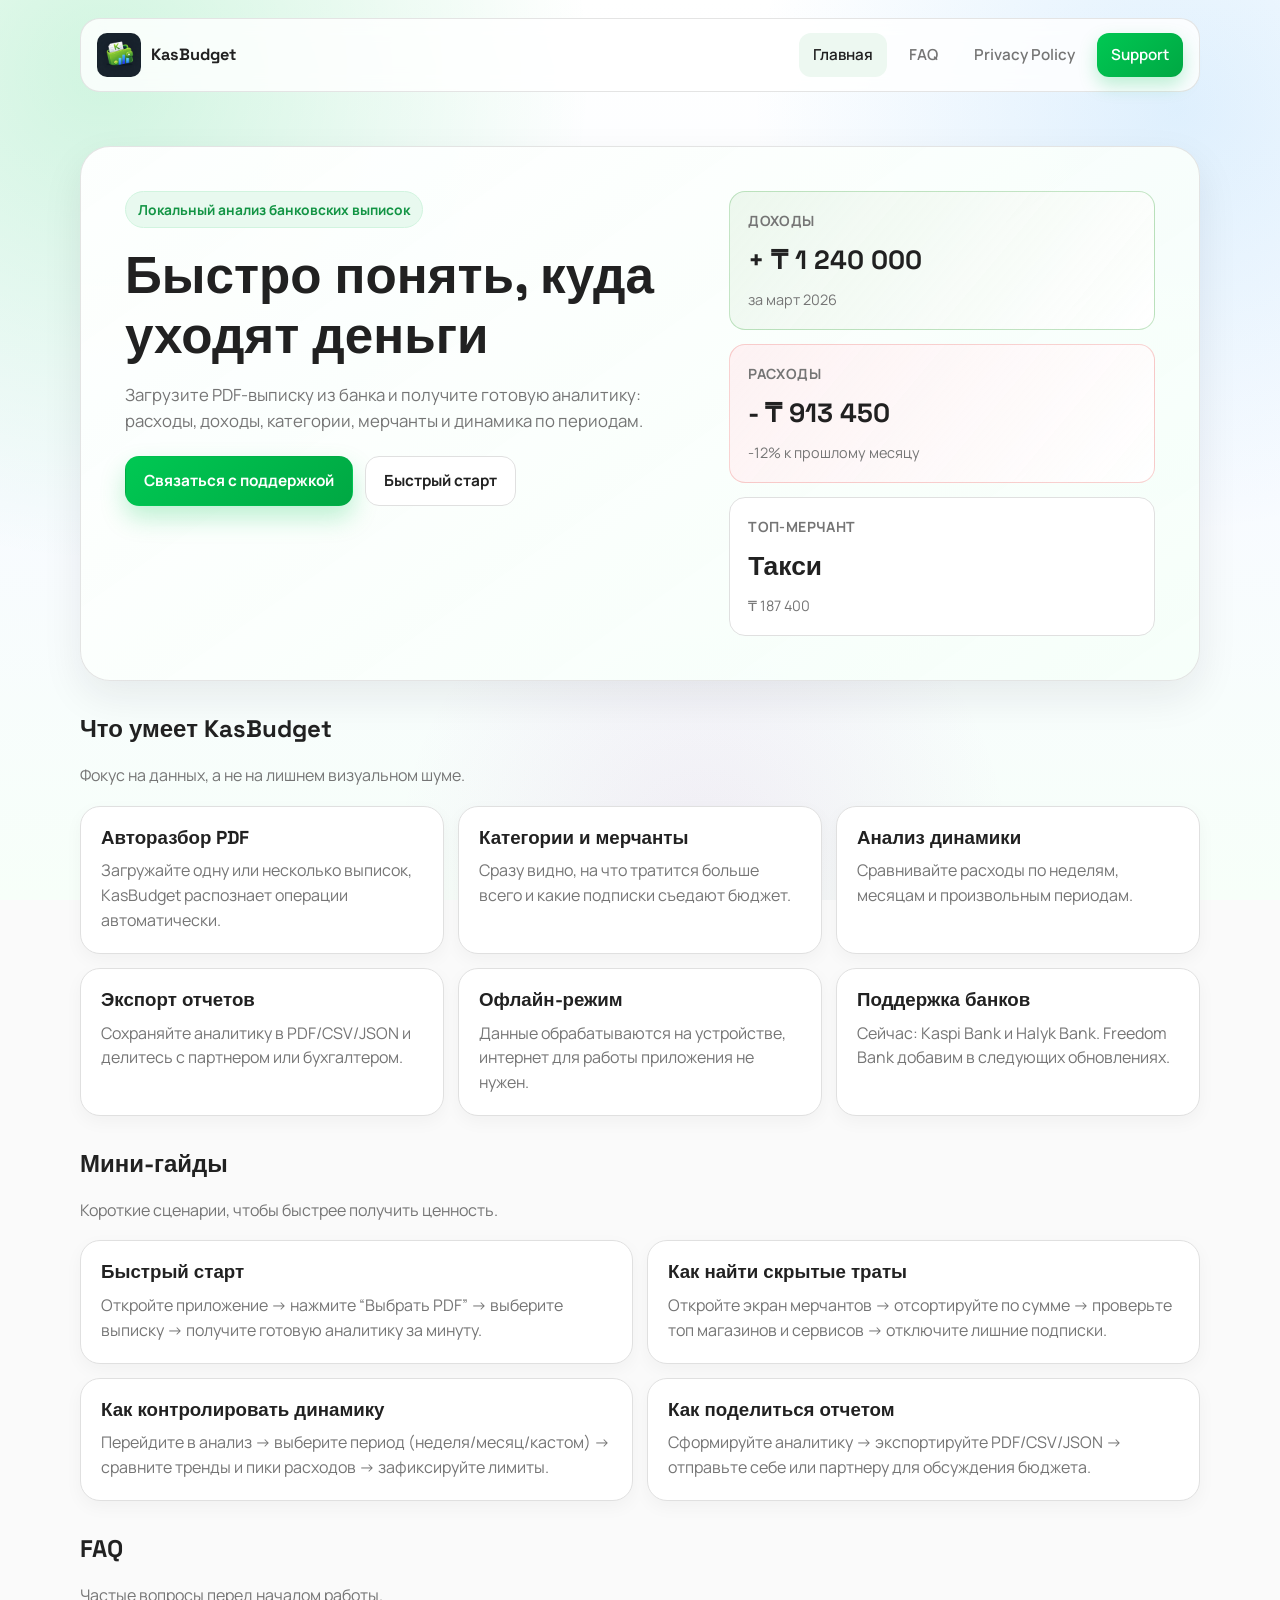
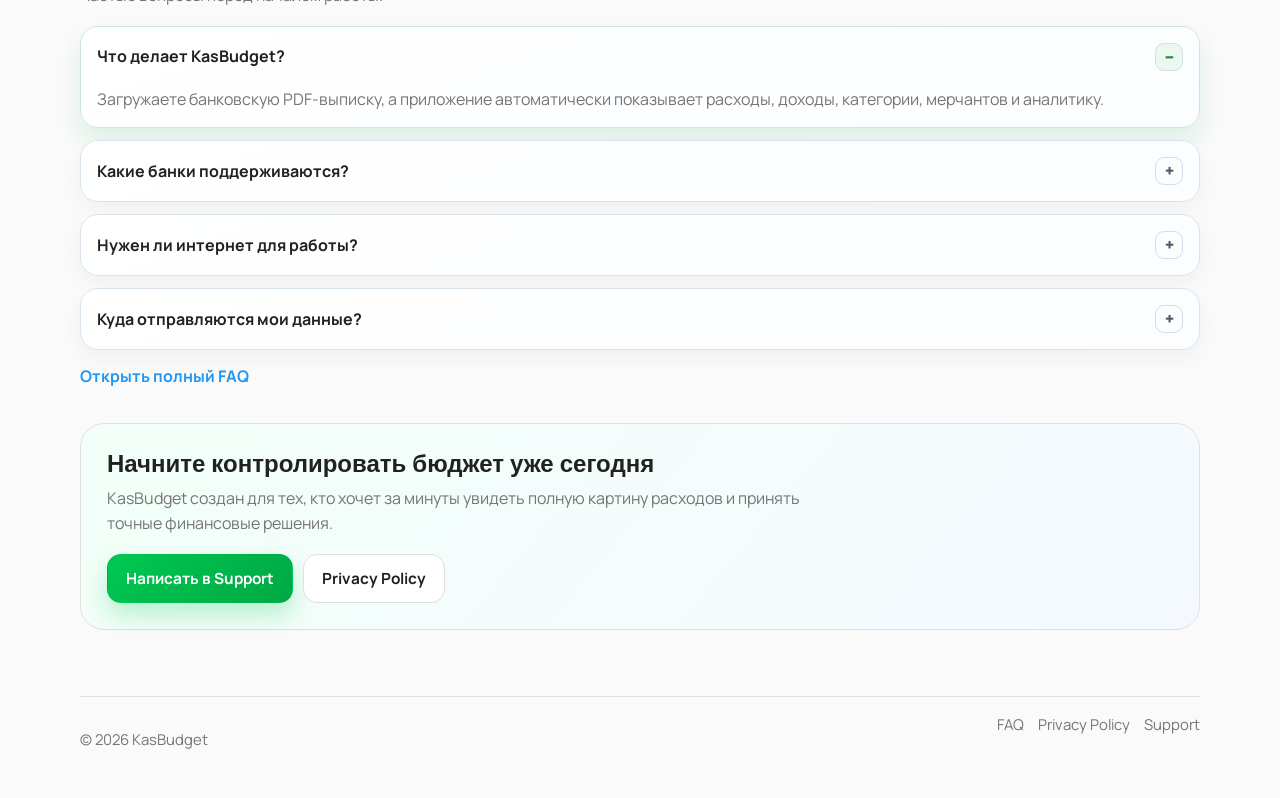
<file: index.html>
<!doctype html>
<html lang="ru">
  <head>
    <meta charset="UTF-8" />
    <meta name="viewport" content="width=device-width, initial-scale=1.0" />
    <title>KasBudget — Контроль расходов без сложностей</title>
    <meta
      name="description"
      content="KasBudget помогает быстро анализировать банковские PDF-выписки, находить скрытые траты и контролировать бюджет."
    />
    <link rel="preconnect" href="https://fonts.googleapis.com" />
    <link rel="preconnect" href="https://fonts.gstatic.com" crossorigin />
    <link
      href="https://fonts.googleapis.com/css2?family=Manrope:wght@400;500;600;700;800&family=Space+Grotesk:wght@600;700&display=swap"
      rel="stylesheet"
    />
    <link rel="stylesheet" href="assets/styles.css" />
  </head>
  <body>
    <div class="page-bg"></div>
    <header class="site-header">
      <a class="brand" href="index.html">
        <img class="brand__logo" src="assets/kasbudget_icon.png" alt="KasBudget logo" />
        <span class="brand__text">KasBudget</span>
      </a>
      <nav class="nav">
        <a href="index.html" class="nav__link nav__link--active">Главная</a>
        <a href="faq.html" class="nav__link">FAQ</a>
        <a href="privacy.html" class="nav__link">Privacy Policy</a>
        <a href="support.html" class="nav__link nav__link--button">Support</a>
      </nav>
    </header>

    <main>
      <section class="hero container reveal">
        <div class="hero__content">
          <p class="badge">Локальный анализ банковских выписок</p>
          <h1>Быстро понять, куда уходят деньги</h1>
          <p class="hero__text">
            Загрузите PDF-выписку из банка и получите готовую аналитику:
            расходы, доходы, категории, мерчанты и динамика по периодам.
          </p>
          <div class="hero__actions">
            <a href="support.html" class="button button--primary">Связаться с поддержкой</a>
            <a href="#quick-start" class="button button--ghost">Быстрый старт</a>
          </div>
        </div>
        <div class="hero__panel">
          <div class="metric-card metric-card--income">
            <p class="metric-card__label">Доходы</p>
            <p class="metric-card__value">+ ₸ 1 240 000</p>
            <p class="metric-card__sub">за март 2026</p>
          </div>
          <div class="metric-card metric-card--expense">
            <p class="metric-card__label">Расходы</p>
            <p class="metric-card__value">- ₸ 913 450</p>
            <p class="metric-card__sub">-12% к прошлому месяцу</p>
          </div>
          <div class="metric-card">
            <p class="metric-card__label">Топ-мерчант</p>
            <p class="metric-card__value">Такси</p>
            <p class="metric-card__sub">₸ 187 400</p>
          </div>
        </div>
      </section>

      <section class="container section reveal" id="features">
        <div class="section-head">
          <h2>Что умеет KasBudget</h2>
          <p>Фокус на данных, а не на лишнем визуальном шуме.</p>
        </div>
        <div class="features-grid">
          <article class="card">
            <h3>Авторазбор PDF</h3>
            <p>Загружайте одну или несколько выписок, KasBudget распознает операции автоматически.</p>
          </article>
          <article class="card">
            <h3>Категории и мерчанты</h3>
            <p>Сразу видно, на что тратится больше всего и какие подписки съедают бюджет.</p>
          </article>
          <article class="card">
            <h3>Анализ динамики</h3>
            <p>Сравнивайте расходы по неделям, месяцам и произвольным периодам.</p>
          </article>
          <article class="card">
            <h3>Экспорт отчетов</h3>
            <p>Сохраняйте аналитику в PDF/CSV/JSON и делитесь с партнером или бухгалтером.</p>
          </article>
          <article class="card">
            <h3>Офлайн-режим</h3>
            <p>Данные обрабатываются на устройстве, интернет для работы приложения не нужен.</p>
          </article>
          <article class="card">
            <h3>Поддержка банков</h3>
            <p>Сейчас: Kaspi Bank и Halyk Bank. Freedom Bank добавим в следующих обновлениях.</p>
          </article>
        </div>
      </section>

      <section class="container section reveal" id="quick-start">
        <div class="section-head">
          <h2>Мини-гайды</h2>
          <p>Короткие сценарии, чтобы быстрее получить ценность.</p>
        </div>
        <div class="guides-grid">
          <article class="card guide">
            <h3>Быстрый старт</h3>
            <p>
              Откройте приложение → нажмите “Выбрать PDF” → выберите выписку →
              получите готовую аналитику за минуту.
            </p>
          </article>
          <article class="card guide">
            <h3>Как найти скрытые траты</h3>
            <p>
              Откройте экран мерчантов → отсортируйте по сумме → проверьте топ магазинов
              и сервисов → отключите лишние подписки.
            </p>
          </article>
          <article class="card guide">
            <h3>Как контролировать динамику</h3>
            <p>
              Перейдите в анализ → выберите период (неделя/месяц/кастом) →
              сравните тренды и пики расходов → зафиксируйте лимиты.
            </p>
          </article>
          <article class="card guide">
            <h3>Как поделиться отчетом</h3>
            <p>
              Сформируйте аналитику → экспортируйте PDF/CSV/JSON → отправьте себе
              или партнеру для обсуждения бюджета.
            </p>
          </article>
        </div>
      </section>

      <section class="container section reveal">
        <div class="section-head">
          <h2>FAQ</h2>
          <p>Частые вопросы перед началом работы.</p>
        </div>
        <div class="faq-list">
          <details class="faq-item" open>
            <summary>Что делает KasBudget?</summary>
            <div class="faq-content">
              <p>
                Загружаете банковскую PDF-выписку, а приложение автоматически показывает
                расходы, доходы, категории, мерчантов и аналитику.
              </p>
            </div>
          </details>
          <details class="faq-item">
            <summary>Какие банки поддерживаются?</summary>
            <div class="faq-content">
              <p>Сейчас: Kaspi Bank и Halyk Bank. Freedom Bank — в планах.</p>
            </div>
          </details>
          <details class="faq-item">
            <summary>Нужен ли интернет для работы?</summary>
            <div class="faq-content">
              <p>Нет, приложение работает офлайн.</p>
            </div>
          </details>
          <details class="faq-item">
            <summary>Куда отправляются мои данные?</summary>
            <div class="faq-content">
              <p>Никуда. Данные обрабатываются локально на устройстве.</p>
            </div>
          </details>
        </div>
        <a class="link-inline" href="faq.html">Открыть полный FAQ</a>
      </section>

      <section class="container cta section reveal">
        <div class="cta__content">
          <h2>Начните контролировать бюджет уже сегодня</h2>
          <p>
            KasBudget создан для тех, кто хочет за минуты увидеть полную картину
            расходов и принять точные финансовые решения.
          </p>
        </div>
        <div class="cta__actions">
          <a href="support.html" class="button button--primary">Написать в Support</a>
          <a href="privacy.html" class="button button--ghost">Privacy Policy</a>
        </div>
      </section>
    </main>

    <footer class="site-footer">
      <p>© 2026 KasBudget</p>
      <div class="footer-links">
        <a href="faq.html">FAQ</a>
        <a href="privacy.html">Privacy Policy</a>
        <a href="support.html">Support</a>
      </div>
    </footer>

    <script src="assets/main.js"></script>
  </body>
</html>
</file>
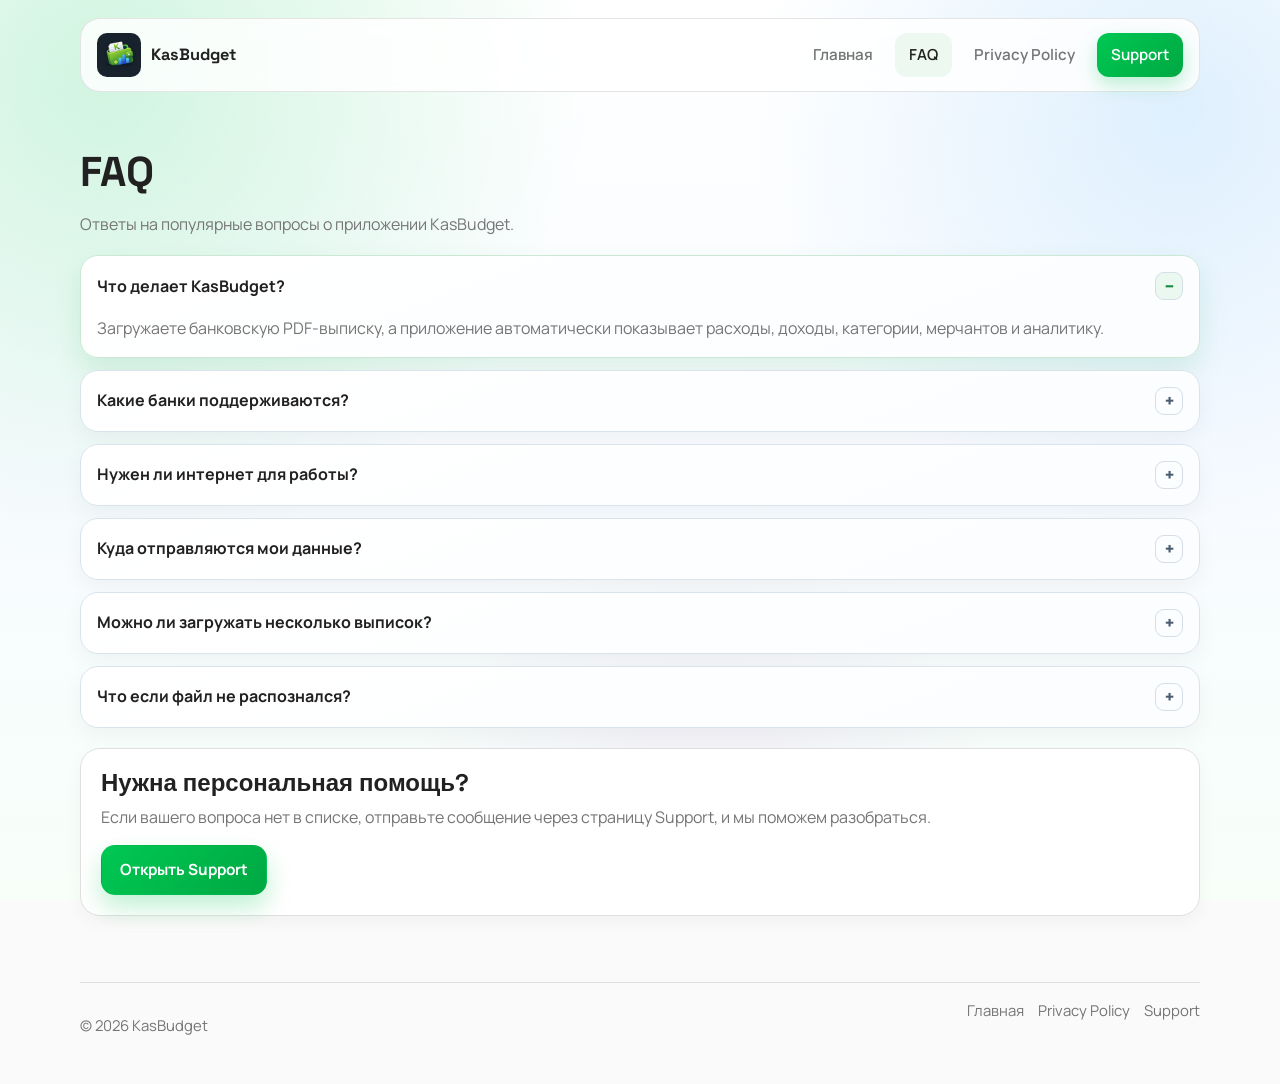
<file: faq.html>
<!doctype html>
<html lang="ru">
  <head>
    <meta charset="UTF-8" />
    <meta name="viewport" content="width=device-width, initial-scale=1.0" />
    <title>FAQ — KasBudget</title>
    <meta
      name="description"
      content="Часто задаваемые вопросы о KasBudget: поддержка банков, безопасность данных, офлайн-режим и работа с выписками."
    />
    <link rel="preconnect" href="https://fonts.googleapis.com" />
    <link rel="preconnect" href="https://fonts.gstatic.com" crossorigin />
    <link
      href="https://fonts.googleapis.com/css2?family=Manrope:wght@400;500;600;700;800&family=Space+Grotesk:wght@600;700&display=swap"
      rel="stylesheet"
    />
    <link rel="stylesheet" href="assets/styles.css" />
  </head>
  <body>
    <div class="page-bg"></div>
    <header class="site-header">
      <a class="brand" href="index.html">
        <img class="brand__logo" src="assets/kasbudget_icon.png" alt="KasBudget logo" />
        <span class="brand__text">KasBudget</span>
      </a>
      <nav class="nav">
        <a href="index.html" class="nav__link">Главная</a>
        <a href="faq.html" class="nav__link nav__link--active">FAQ</a>
        <a href="privacy.html" class="nav__link">Privacy Policy</a>
        <a href="support.html" class="nav__link nav__link--button">Support</a>
      </nav>
    </header>

    <main class="container static-page reveal">
      <div class="section-head">
        <h1>FAQ</h1>
        <p>Ответы на популярные вопросы о приложении KasBudget.</p>
      </div>

      <div class="faq-list">
        <details class="faq-item" open>
          <summary>Что делает KasBudget?</summary>
          <div class="faq-content">
            <p>
              Загружаете банковскую PDF-выписку, а приложение автоматически показывает
              расходы, доходы, категории, мерчантов и аналитику.
            </p>
          </div>
        </details>

        <details class="faq-item">
          <summary>Какие банки поддерживаются?</summary>
          <div class="faq-content">
            <p>Сейчас: Kaspi Bank и Halyk Bank. Freedom Bank — в планах.</p>
          </div>
        </details>

        <details class="faq-item">
          <summary>Нужен ли интернет для работы?</summary>
          <div class="faq-content">
            <p>Нет, приложение работает офлайн.</p>
          </div>
        </details>

        <details class="faq-item">
          <summary>Куда отправляются мои данные?</summary>
          <div class="faq-content">
            <p>Никуда. Данные обрабатываются локально на устройстве.</p>
          </div>
        </details>

        <details class="faq-item">
          <summary>Можно ли загружать несколько выписок?</summary>
          <div class="faq-content">
            <p>Да, можно загрузить один или несколько PDF-файлов.</p>
          </div>
        </details>

        <details class="faq-item">
          <summary>Что если файл не распознался?</summary>
          <div class="faq-content">
            <p>
              Приложение покажет причину (формат, банк, поврежденный файл и т.д.) и
              подскажет, что сделать.
            </p>
          </div>
        </details>
      </div>

      <section class="card static-callout">
        <h2>Нужна персональная помощь?</h2>
        <p>
          Если вашего вопроса нет в списке, отправьте сообщение через страницу Support,
          и мы поможем разобраться.
        </p>
        <a href="support.html" class="button button--primary">Открыть Support</a>
      </section>
    </main>

    <footer class="site-footer">
      <p>© 2026 KasBudget</p>
      <div class="footer-links">
        <a href="index.html">Главная</a>
        <a href="privacy.html">Privacy Policy</a>
        <a href="support.html">Support</a>
      </div>
    </footer>

    <script src="assets/main.js"></script>
  </body>
</html>
</file>
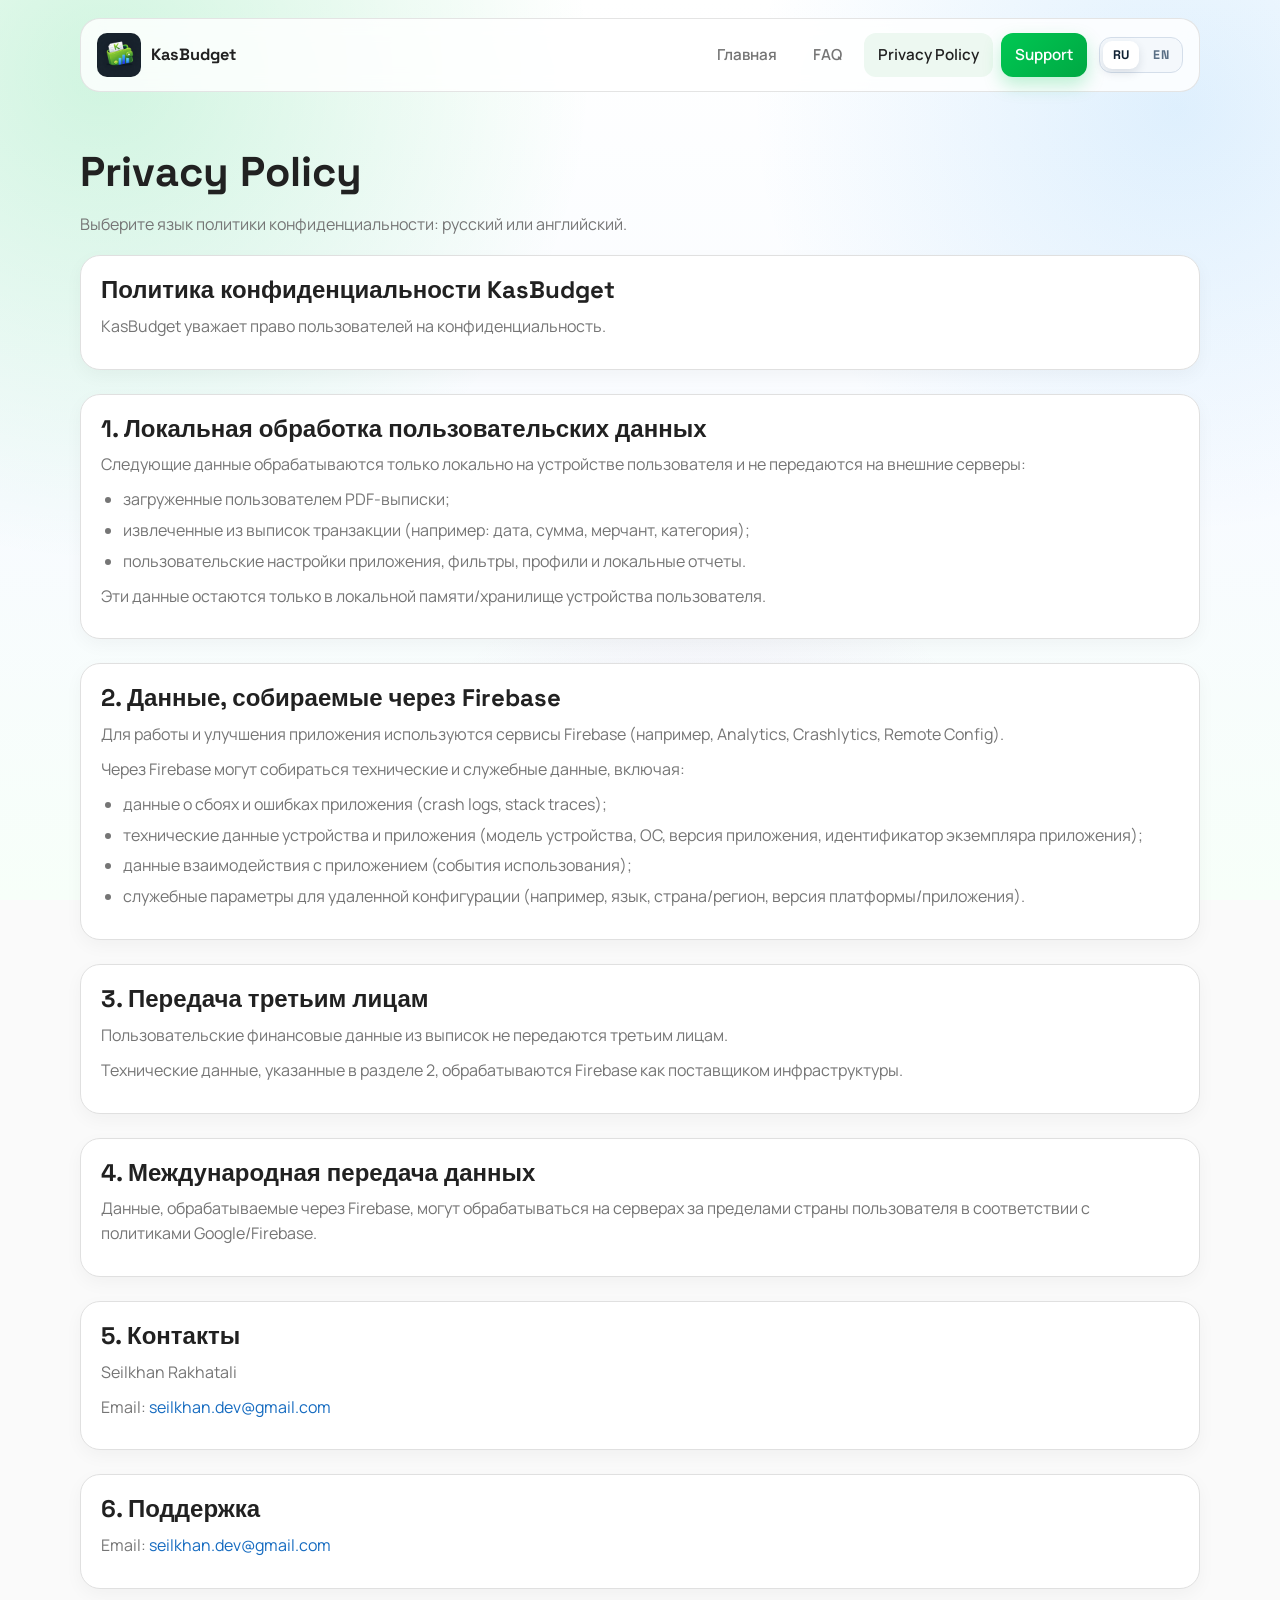
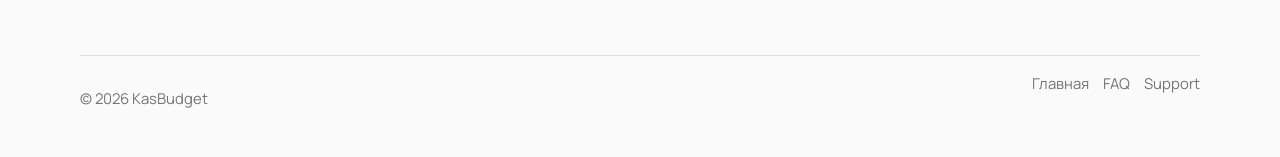
<file: privacy.html>
<!doctype html>
<html lang="ru">
  <head>
    <meta charset="UTF-8" />
    <meta name="viewport" content="width=device-width, initial-scale=1.0" />
    <title>Privacy Policy — KasBudget</title>
    <meta
      name="description"
      content="Privacy Policy KasBudget на русском и английском языках с переключателем RU/EN."
    />
    <link rel="preconnect" href="https://fonts.googleapis.com" />
    <link rel="preconnect" href="https://fonts.gstatic.com" crossorigin />
    <link
      href="https://fonts.googleapis.com/css2?family=Manrope:wght@400;500;600;700;800&family=Space+Grotesk:wght@600;700&display=swap"
      rel="stylesheet"
    />
    <link rel="stylesheet" href="assets/styles.css" />
  </head>
  <body>
    <div class="page-bg"></div>
    <header class="site-header">
      <a class="brand" href="index.html">
        <img class="brand__logo" src="assets/kasbudget_icon.png" alt="KasBudget logo" />
        <span class="brand__text">KasBudget</span>
      </a>
      <nav class="nav">
        <a href="index.html" class="nav__link">Главная</a>
        <a href="faq.html" class="nav__link">FAQ</a>
        <a href="privacy.html" class="nav__link nav__link--active">Privacy Policy</a>
        <a href="support.html" class="nav__link nav__link--button">Support</a>
        <div class="lang-toggle" aria-label="Language toggle">
          <button type="button" class="lang-toggle__button is-active" data-policy-toggle="ru">
            RU
          </button>
          <button type="button" class="lang-toggle__button" data-policy-toggle="en">EN</button>
        </div>
      </nav>
    </header>

    <main class="container static-page reveal">
      <div class="section-head">
        <h1>Privacy Policy</h1>
        <p>Выберите язык политики конфиденциальности: русский или английский.</p>
      </div>

      <section class="policy-lang policy-layout" data-policy-lang="ru">
        <article class="card policy-block">
          <h2>Политика конфиденциальности KasBudget</h2>
          <p>KasBudget уважает право пользователей на конфиденциальность.</p>
        </article>

        <article class="card policy-block">
          <h2>1. Локальная обработка пользовательских данных</h2>
          <p>
            Следующие данные обрабатываются только локально на устройстве пользователя и
            не передаются на внешние серверы:
          </p>
          <ul>
            <li>загруженные пользователем PDF-выписки;</li>
            <li>
              извлеченные из выписок транзакции (например: дата, сумма, мерчант,
              категория);
            </li>
            <li>
              пользовательские настройки приложения, фильтры, профили и локальные
              отчеты.
            </li>
          </ul>
          <p>Эти данные остаются только в локальной памяти/хранилище устройства пользователя.</p>
        </article>

        <article class="card policy-block">
          <h2>2. Данные, собираемые через Firebase</h2>
          <p>
            Для работы и улучшения приложения используются сервисы Firebase (например,
            Analytics, Crashlytics, Remote Config).
          </p>
          <p>Через Firebase могут собираться технические и служебные данные, включая:</p>
          <ul>
            <li>данные о сбоях и ошибках приложения (crash logs, stack traces);</li>
            <li>
              технические данные устройства и приложения (модель устройства, ОС, версия
              приложения, идентификатор экземпляра приложения);
            </li>
            <li>данные взаимодействия с приложением (события использования);</li>
            <li>
              служебные параметры для удаленной конфигурации (например, язык,
              страна/регион, версия платформы/приложения).
            </li>
          </ul>
        </article>

        <article class="card policy-block">
          <h2>3. Передача третьим лицам</h2>
          <p>Пользовательские финансовые данные из выписок не передаются третьим лицам.</p>
          <p>
            Технические данные, указанные в разделе 2, обрабатываются Firebase как
            поставщиком инфраструктуры.
          </p>
        </article>

        <article class="card policy-block">
          <h2>4. Международная передача данных</h2>
          <p>
            Данные, обрабатываемые через Firebase, могут обрабатываться на серверах за
            пределами страны пользователя в соответствии с политиками Google/Firebase.
          </p>
        </article>

        <article class="card policy-block">
          <h2>5. Контакты</h2>
          <p class="policy-contact">Seilkhan Rakhatali</p>
          <p class="policy-contact">
            Email: <a href="mailto:seilkhan.dev@gmail.com">seilkhan.dev@gmail.com</a>
          </p>
        </article>

        <article class="card policy-block">
          <h2>6. Поддержка</h2>
          <p class="policy-contact">
            Email: <a href="mailto:seilkhan.dev@gmail.com">seilkhan.dev@gmail.com</a>
          </p>
        </article>
      </section>

      <section class="policy-lang policy-layout" data-policy-lang="en" hidden>
        <article class="card policy-block">
          <h2>Privacy Policy — KasBudget</h2>
          <p>KasBudget respects users’ privacy.</p>
        </article>

        <article class="card policy-block">
          <h2>1. Local Processing of User Data</h2>
          <p>
            The following data is processed locally on the user’s device only and is not
            sent to external servers:
          </p>
          <ul>
            <li>PDF statements imported by the user;</li>
            <li>
              transaction data parsed from statements (e.g., date, amount, merchant,
              category);
            </li>
            <li>app settings, filters, profiles, and local reports.</li>
          </ul>
          <p>This data remains only in the device’s local memory/storage.</p>
        </article>

        <article class="card policy-block">
          <h2>2. Data Collected via Firebase</h2>
          <p>
            KasBudget uses Firebase services (such as Analytics, Crashlytics, and Remote
            Config) for app operation and improvement.
          </p>
          <p>Firebase may collect technical/service data, including:</p>
          <ul>
            <li>app crash and error data (crash logs, stack traces);</li>
            <li>
              device and app technical data (device model, OS, app version, app instance
              identifier);
            </li>
            <li>app interaction/usage events;</li>
            <li>
              remote configuration related parameters (e.g., language, country/region,
              platform/app version).
            </li>
          </ul>
        </article>

        <article class="card policy-block">
          <h2>3. Sharing with Third Parties</h2>
          <p>Financial user data from statements is not shared with third parties.</p>
          <p>
            Technical data listed in section 2 is processed by Firebase as an
            infrastructure provider.
          </p>
        </article>

        <article class="card policy-block">
          <h2>4. International Data Transfers</h2>
          <p>
            Data processed via Firebase may be processed on servers outside the user’s
            country according to Google/Firebase policies.
          </p>
        </article>

        <article class="card policy-block">
          <h2>5. Contacts</h2>
          <p class="policy-contact">Seilkhan Rakhatali</p>
          <p class="policy-contact">
            Email: <a href="mailto:seilkhan.dev@gmail.com">seilkhan.dev@gmail.com</a>
          </p>
        </article>

        <article class="card policy-block">
          <h2>6. Support</h2>
          <p class="policy-contact">
            Email: <a href="mailto:seilkhan.dev@gmail.com">seilkhan.dev@gmail.com</a>
          </p>
        </article>
      </section>
    </main>

    <footer class="site-footer">
      <p>© 2026 KasBudget</p>
      <div class="footer-links">
        <a href="index.html">Главная</a>
        <a href="faq.html">FAQ</a>
        <a href="support.html">Support</a>
      </div>
    </footer>

    <script src="assets/main.js"></script>
  </body>
</html>
</file>
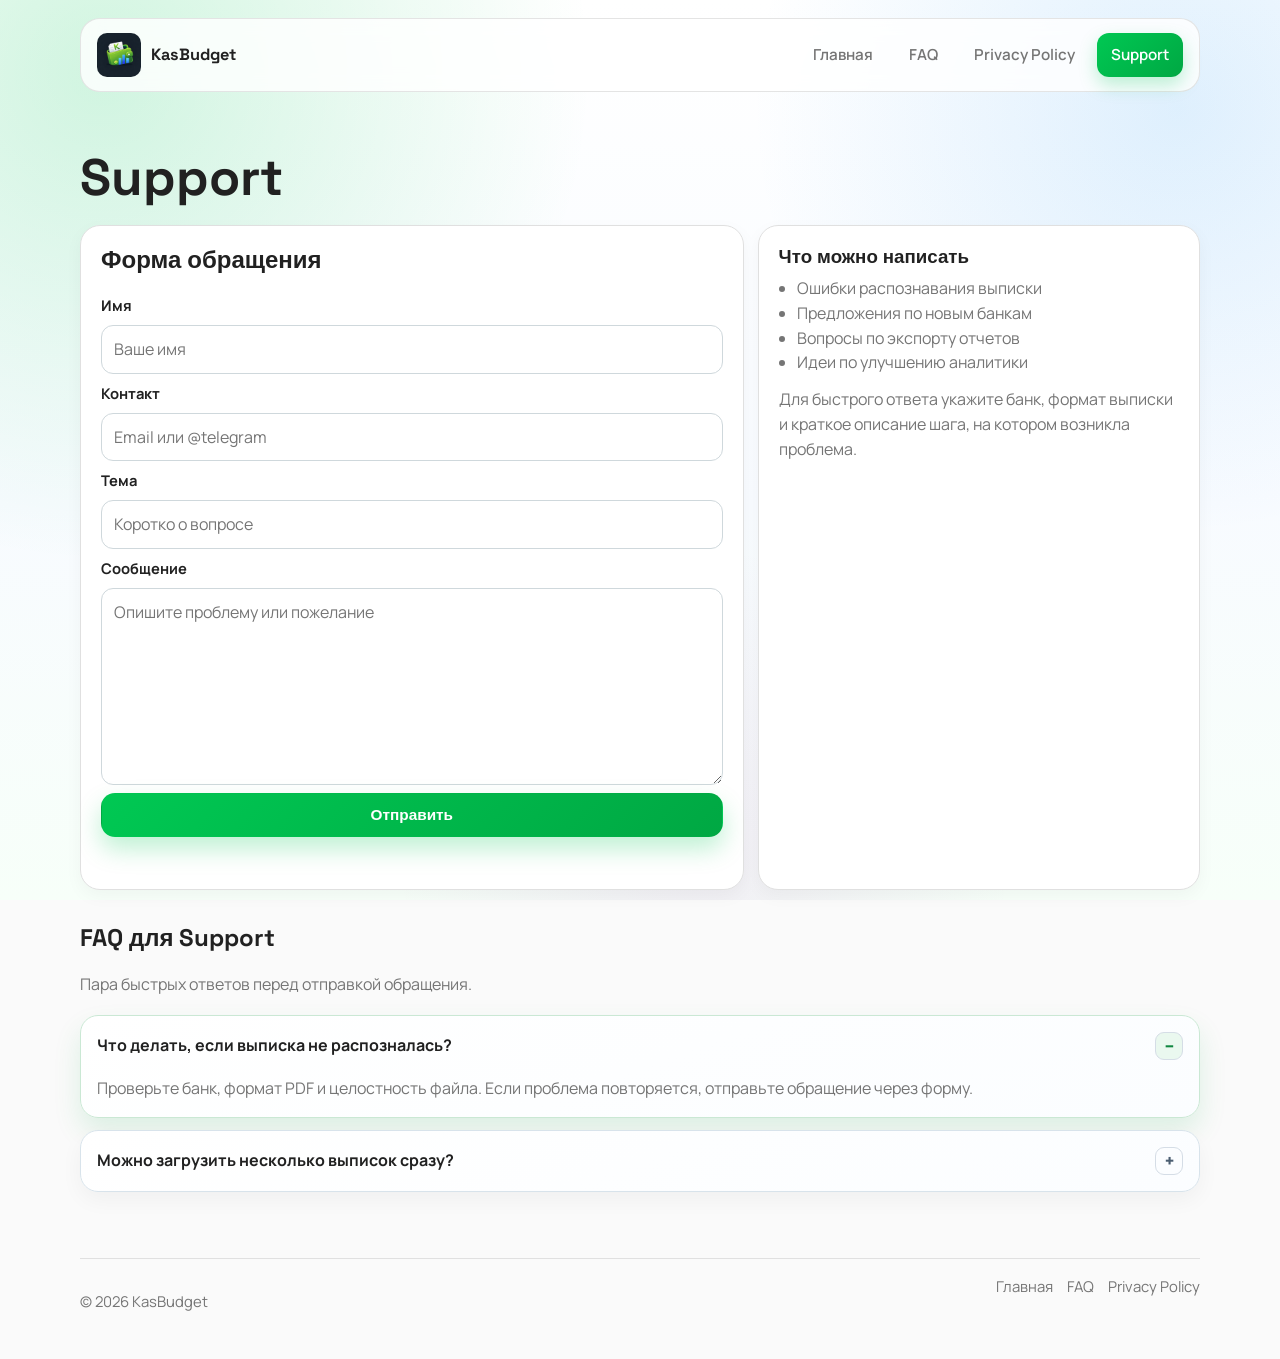
<file: support.html>
<!doctype html>
<html lang="ru">
  <head>
    <meta charset="UTF-8" />
    <meta name="viewport" content="width=device-width, initial-scale=1.0" />
    <title>Support — KasBudget</title>
    <meta
      name="description"
      content="Связь с поддержкой KasBudget. Отправьте сообщение и контакты прямо из формы."
    />
    <link rel="preconnect" href="https://fonts.googleapis.com" />
    <link rel="preconnect" href="https://fonts.gstatic.com" crossorigin />
    <link
      href="https://fonts.googleapis.com/css2?family=Manrope:wght@400;500;600;700;800&family=Space+Grotesk:wght@600;700&display=swap"
      rel="stylesheet"
    />
    <link rel="stylesheet" href="assets/styles.css" />
  </head>
  <body>
    <div class="page-bg"></div>
    <header class="site-header">
      <a class="brand" href="index.html">
        <img class="brand__logo" src="assets/kasbudget_icon.png" alt="KasBudget logo" />
        <span class="brand__text">KasBudget</span>
      </a>
      <nav class="nav">
        <a href="index.html" class="nav__link">Главная</a>
        <a href="faq.html" class="nav__link">FAQ</a>
        <a href="privacy.html" class="nav__link">Privacy Policy</a>
        <a href="support.html" class="nav__link nav__link--button nav__link--active">Support</a>
      </nav>
    </header>

    <main class="container support-page reveal">
      <div class="section-head">
        <h1>Support</h1>
      </div>

      <div class="support-layout">
        <section class="card support-card">
          <h2>Форма обращения</h2>
          <p id="support-hint" class="support-hint">Проверяем подключение Telegram...</p>

          <form id="support-form" class="support-form">
            <label for="name">Имя</label>
            <input id="name" name="name" type="text" placeholder="Ваше имя" required />

            <label for="contact">Контакт</label>
            <input
              id="contact"
              name="contact"
              type="text"
              placeholder="Email или @telegram"
              required
            />

            <label for="topic">Тема</label>
            <input id="topic" name="topic" type="text" placeholder="Коротко о вопросе" />

            <label for="message">Сообщение</label>
            <textarea
              id="message"
              name="message"
              rows="7"
              placeholder="Опишите проблему или пожелание"
              required
            ></textarea>

            <button type="submit" class="button button--primary">Отправить</button>
            <p id="form-status" class="form-status" role="status" aria-live="polite"></p>
          </form>
        </section>

        <aside class="card support-note">
          <h3>Что можно написать</h3>
          <ul>
            <li>Ошибки распознавания выписки</li>
            <li>Предложения по новым банкам</li>
            <li>Вопросы по экспорту отчетов</li>
            <li>Идеи по улучшению аналитики</li>
          </ul>
          <p>
            Для быстрого ответа укажите банк, формат выписки и краткое описание шага,
            на котором возникла проблема.
          </p>
        </aside>
      </div>

      <section class="section">
        <div class="section-head">
          <h2>FAQ для Support</h2>
          <p>Пара быстрых ответов перед отправкой обращения.</p>
        </div>
        <div class="faq-list">
          <details class="faq-item" open>
            <summary>Что делать, если выписка не распозналась?</summary>
            <div class="faq-content">
              <p>
                Проверьте банк, формат PDF и целостность файла. Если проблема повторяется,
                отправьте обращение через форму.
              </p>
            </div>
          </details>
          <details class="faq-item">
            <summary>Можно загрузить несколько выписок сразу?</summary>
            <div class="faq-content">
              <p>Да, KasBudget поддерживает загрузку одного или нескольких PDF-файлов.</p>
            </div>
          </details>
        </div>
      </section>
    </main>

    <footer class="site-footer">
      <p>© 2026 KasBudget</p>
      <div class="footer-links">
        <a href="index.html">Главная</a>
        <a href="faq.html">FAQ</a>
        <a href="privacy.html">Privacy Policy</a>
      </div>
    </footer>

    <script src="assets/main.js"></script>
    <script src="assets/support.js"></script>
  </body>
</html>
</file>
<file: assets/styles.css>
:root {
  --primary: #00c853;
  --primary-dark: #00a843;
  --secondary: #2196f3;
  --accent: #9c27b0;
  --background: #fafafa;
  --surface: #ffffff;
  --text-primary: #212121;
  --text-secondary: #757575;
  --border: #e0e0e0;
  --income: #4caf50;
  --expense: #e53935;
  --error: #f44336;
  --radius-lg: 20px;
  --radius-md: 16px;
  --container: 1120px;
  --shadow: 0 16px 40px rgba(20, 26, 35, 0.08);
}

*,
*::before,
*::after {
  box-sizing: border-box;
}

html,
body {
  margin: 0;
  padding: 0;
}

body {
  font-family: "Manrope", "Segoe UI", sans-serif;
  color: var(--text-primary);
  background: var(--background);
  line-height: 1.55;
  min-height: 100vh;
}

.page-bg {
  position: fixed;
  inset: 0;
  background:
    radial-gradient(circle at 8% 8%, rgba(0, 200, 83, 0.18), transparent 34%),
    radial-gradient(circle at 92% 12%, rgba(33, 150, 243, 0.14), transparent 30%),
    radial-gradient(circle at 55% 95%, rgba(156, 39, 176, 0.08), transparent 28%),
    linear-gradient(180deg, #ffffff, #f8fbff 56%, #f7fff9);
  z-index: -2;
}

.container {
  width: min(var(--container), calc(100% - 40px));
  margin-inline: auto;
}

.site-header {
  width: min(var(--container), calc(100% - 40px));
  margin: 18px auto 0;
  padding: 14px 16px;
  border: 1px solid rgba(224, 224, 224, 0.85);
  border-radius: var(--radius-lg);
  background: rgba(255, 255, 255, 0.82);
  backdrop-filter: blur(10px);
  display: flex;
  align-items: center;
  justify-content: space-between;
  gap: 16px;
  position: sticky;
  top: 14px;
  z-index: 20;
}

.brand {
  display: inline-flex;
  align-items: center;
  gap: 10px;
  text-decoration: none;
  color: var(--text-primary);
}

.brand__logo {
  width: 44px;
  height: 44px;
  display: block;
  object-fit: contain;
  border-radius: 10px;
}

.brand__text {
  font: 700 1.02rem/1 "Space Grotesk", sans-serif;
}

.nav {
  display: flex;
  align-items: center;
  gap: 8px;
  flex-wrap: wrap;
  justify-content: flex-end;
}

.lang-toggle {
  display: inline-flex;
  align-items: center;
  gap: 4px;
  margin-left: 4px;
  padding: 3px;
  border-radius: 12px;
  border: 1px solid #d4deea;
  background: #f4f8fc;
}

.lang-toggle__button {
  border: 0;
  padding: 8px 10px;
  border-radius: 9px;
  background: transparent;
  color: #5a6f85;
  font: 700 0.78rem/1 "Space Grotesk", sans-serif;
  letter-spacing: 0.3px;
  cursor: pointer;
  transition: background-color 0.2s ease, color 0.2s ease, transform 0.2s ease;
}

.lang-toggle__button:hover {
  color: #24394f;
}

.lang-toggle__button.is-active {
  background: #ffffff;
  color: #0f2133;
  box-shadow: 0 4px 10px rgba(36, 57, 79, 0.13);
}

.nav__link {
  text-decoration: none;
  color: var(--text-secondary);
  padding: 10px 14px;
  border-radius: 12px;
  font-size: 0.95rem;
  font-weight: 600;
  transition: background-color 0.2s ease, color 0.2s ease, transform 0.2s ease;
}

.nav__link:hover {
  background: #f4f7fa;
  color: var(--text-primary);
}

.nav__link--active {
  color: var(--text-primary);
  background: #edf8f1;
}

.nav__link--button {
  color: #fff;
  background: linear-gradient(135deg, var(--primary), var(--primary-dark));
  box-shadow: 0 8px 18px rgba(0, 200, 83, 0.25);
}

.nav__link--button:hover {
  color: #fff;
  background: linear-gradient(135deg, #00bc4e, #00983d);
  transform: translateY(-1px);
}

main {
  padding: 28px 0 46px;
}

.hero {
  margin-top: 26px;
  padding: 44px;
  border: 1px solid rgba(224, 224, 224, 0.85);
  background: linear-gradient(145deg, rgba(255, 255, 255, 0.94), rgba(245, 255, 249, 0.9));
  border-radius: 30px;
  display: grid;
  grid-template-columns: 1.15fr 0.85fr;
  gap: 28px;
  box-shadow: var(--shadow);
}

.badge {
  margin: 0 0 18px;
  display: inline-flex;
  padding: 7px 12px;
  border-radius: 999px;
  background: #e8f9ef;
  border: 1px solid #d1f4df;
  color: #129444;
  font-size: 0.86rem;
  font-weight: 700;
}

h1,
h2,
h3 {
  font-family: "Space Grotesk", "Segoe UI", sans-serif;
  line-height: 1.16;
  margin-top: 0;
}

h1 {
  font-size: clamp(2rem, 4.2vw, 3.2rem);
  margin-bottom: 16px;
}

.hero__text {
  color: var(--text-secondary);
  max-width: 58ch;
  font-size: 1.05rem;
  margin-bottom: 22px;
}

.hero__actions {
  display: flex;
  flex-wrap: wrap;
  gap: 12px;
}

.button {
  display: inline-flex;
  align-items: center;
  justify-content: center;
  gap: 8px;
  border: 1px solid transparent;
  border-radius: 14px;
  text-decoration: none;
  font-weight: 700;
  font-size: 0.96rem;
  cursor: pointer;
  padding: 12px 18px;
  transition: all 0.22s ease;
}

.button--primary {
  color: #fff;
  background: linear-gradient(135deg, var(--primary), var(--primary-dark));
  box-shadow: 0 12px 24px rgba(0, 200, 83, 0.25);
}

.button--primary:hover {
  transform: translateY(-1px);
  box-shadow: 0 16px 28px rgba(0, 168, 67, 0.28);
}

.button--ghost {
  color: var(--text-primary);
  border-color: var(--border);
  background: #fff;
}

.button--ghost:hover {
  background: #f4f7fa;
}

.hero__panel {
  display: grid;
  gap: 14px;
}

.metric-card {
  border-radius: var(--radius-md);
  background: var(--surface);
  border: 1px solid var(--border);
  padding: 18px;
}

.metric-card__label {
  margin: 0;
  color: var(--text-secondary);
  font-weight: 700;
  font-size: 0.88rem;
  text-transform: uppercase;
  letter-spacing: 0.4px;
}

.metric-card__value {
  margin: 8px 0;
  font-family: "Space Grotesk", sans-serif;
  font-size: clamp(1.15rem, 2.1vw, 1.65rem);
  font-weight: 700;
}

.metric-card__sub {
  margin: 0;
  color: var(--text-secondary);
  font-size: 0.9rem;
}

.metric-card--income {
  border-color: rgba(76, 175, 80, 0.32);
  background: linear-gradient(130deg, rgba(232, 245, 233, 0.75), rgba(255, 255, 255, 0.95));
}

.metric-card--expense {
  border-color: rgba(229, 57, 53, 0.22);
  background: linear-gradient(130deg, rgba(255, 235, 238, 0.66), rgba(255, 255, 255, 0.95));
}

.section {
  margin-top: 34px;
}

.section-head {
  margin-bottom: 18px;
}

.section-head p {
  margin: 8px 0 0;
  color: var(--text-secondary);
}

.features-grid,
.guides-grid {
  display: grid;
  gap: 14px;
}

.features-grid {
  grid-template-columns: repeat(3, minmax(0, 1fr));
}

.guides-grid {
  grid-template-columns: repeat(2, minmax(0, 1fr));
}

.card {
  background: var(--surface);
  border: 1px solid var(--border);
  border-radius: var(--radius-lg);
  padding: 20px;
  box-shadow: 0 6px 18px rgba(18, 23, 31, 0.04);
}

.card h3 {
  margin-bottom: 10px;
}

.card p {
  margin: 0;
  color: var(--text-secondary);
}

.faq-list {
  display: grid;
  gap: 12px;
}

.faq-item {
  border-radius: 18px;
  border: 1px solid #d8e3eb;
  background: linear-gradient(160deg, #ffffff, #fbfdff);
  padding: 0 16px;
  box-shadow: 0 8px 22px rgba(18, 23, 31, 0.045);
  transition: border-color 0.24s ease, box-shadow 0.24s ease, transform 0.24s ease;
  animation: faqCardIn 0.42s ease both;
}

.faq-item:nth-child(2) {
  animation-delay: 0.05s;
}

.faq-item:nth-child(3) {
  animation-delay: 0.1s;
}

.faq-item:nth-child(4) {
  animation-delay: 0.15s;
}

.faq-item:nth-child(5) {
  animation-delay: 0.2s;
}

.faq-item:nth-child(6) {
  animation-delay: 0.25s;
}

.faq-item:hover {
  transform: translateY(-1px);
  border-color: #c7d9e5;
  box-shadow: 0 12px 30px rgba(18, 23, 31, 0.08);
}

.faq-item summary {
  list-style: none;
  cursor: pointer;
  font-weight: 700;
  padding: 16px 0;
  display: flex;
  align-items: center;
  justify-content: space-between;
  gap: 12px;
}

.faq-item summary::after {
  content: "+";
  width: 28px;
  height: 28px;
  border-radius: 9px;
  border: 1px solid #d5dde6;
  color: #4b5e71;
  display: grid;
  place-items: center;
  font: 700 18px/1 "Space Grotesk", sans-serif;
  transition: transform 0.24s ease, background-color 0.24s ease, color 0.24s ease;
}

.faq-item[open] {
  border-color: #cae8d4;
  box-shadow: 0 14px 28px rgba(0, 168, 67, 0.12);
}

.faq-item[open] summary::after {
  content: "−";
  transform: rotate(180deg);
  background: #eaf8ef;
  color: #118740;
}

.faq-item summary::-webkit-details-marker {
  display: none;
}

.faq-content {
  display: grid;
  grid-template-rows: 0fr;
  transition: grid-template-rows 0.28s ease;
}

.faq-item[open] .faq-content {
  grid-template-rows: 1fr;
}

.faq-content p {
  margin: 0;
  padding: 0 0 16px;
  color: var(--text-secondary);
  overflow: hidden;
}

.faq-item[open] .faq-content p {
  animation: faqOpenContent 0.26s ease;
}

.link-inline {
  display: inline-block;
  margin-top: 14px;
  color: var(--secondary);
  font-weight: 700;
  text-decoration: none;
}

.link-inline:hover {
  text-decoration: underline;
}

.cta {
  border: 1px solid var(--border);
  background: linear-gradient(130deg, #f2fff8, #f5f9ff);
  border-radius: 24px;
  padding: 26px;
  display: flex;
  justify-content: space-between;
  align-items: center;
  gap: 18px;
  flex-wrap: wrap;
}

.cta h2 {
  margin-bottom: 8px;
}

.cta p {
  margin: 0;
  color: var(--text-secondary);
  max-width: 72ch;
}

.cta__actions {
  display: flex;
  gap: 10px;
  flex-wrap: wrap;
}

.site-footer {
  width: min(var(--container), calc(100% - 40px));
  margin: 20px auto 32px;
  border-top: 1px solid var(--border);
  padding-top: 16px;
  display: flex;
  justify-content: space-between;
  gap: 10px;
  flex-wrap: wrap;
  color: var(--text-secondary);
  font-size: 0.93rem;
}

.footer-links {
  display: flex;
  gap: 14px;
  flex-wrap: wrap;
}

.footer-links a {
  color: var(--text-secondary);
  text-decoration: none;
}

.footer-links a:hover {
  color: var(--text-primary);
}

.static-page {
  margin-top: 28px;
}

.static-page h1 {
  font-size: clamp(1.8rem, 3.8vw, 2.6rem);
}

.policy-block + .policy-block {
  margin-top: 12px;
}

.policy-layout {
  display: grid;
  gap: 12px;
}

.policy-lang[hidden] {
  display: none !important;
}

.policy-block h2 {
  margin-bottom: 10px;
}

.policy-block p {
  color: var(--text-secondary);
  margin: 0 0 10px;
}

.policy-block ul {
  margin: 0 0 10px;
  padding-left: 22px;
  color: var(--text-secondary);
}

.policy-block li + li {
  margin-top: 6px;
}

.policy-contact {
  margin-bottom: 6px;
}

.policy-contact a {
  color: #156bc0;
  text-decoration: none;
}

.policy-contact a:hover {
  text-decoration: underline;
}

.static-callout {
  margin-top: 20px;
}

.static-callout h2 {
  margin-bottom: 8px;
}

.static-callout p {
  margin-bottom: 16px;
}

.support-page {
  margin-top: 28px;
}

.support-layout {
  display: grid;
  grid-template-columns: minmax(0, 1.2fr) minmax(280px, 0.8fr);
  gap: 14px;
}

.support-hint {
  margin-top: 0;
  margin-bottom: 16px;
  color: #5d6f80;
  background: #f4f8fb;
  border: 1px solid #dce6ef;
  border-radius: 12px;
  padding: 10px 12px;
}

.support-hint--ok {
  color: #13773a;
  background: #edf9f1;
  border-color: #cdebd7;
}

.support-hint--warn {
  color: #8a5d00;
  background: #fff8e7;
  border-color: #f1ddb0;
}

.support-form {
  display: grid;
  gap: 8px;
}

.support-form label {
  font-weight: 700;
  font-size: 0.92rem;
}

.support-form input,
.support-form textarea {
  width: 100%;
  border-radius: 12px;
  border: 1px solid #cfd8dc;
  background: #fff;
  padding: 11px 12px;
  font: inherit;
  color: var(--text-primary);
  outline: none;
  transition: border-color 0.2s ease, box-shadow 0.2s ease;
}

.support-form input:focus,
.support-form textarea:focus {
  border-color: rgba(33, 150, 243, 0.8);
  box-shadow: 0 0 0 3px rgba(33, 150, 243, 0.15);
}

.support-form textarea {
  resize: vertical;
}

.form-status {
  margin: 4px 0 0;
  min-height: 24px;
  font-size: 0.93rem;
  font-weight: 600;
}

.form-status--ok {
  color: var(--income);
}

.form-status--error {
  color: var(--error);
}

.support-note h3 {
  margin-bottom: 8px;
}

.support-note ul {
  margin: 0 0 12px;
  padding-left: 18px;
  color: var(--text-secondary);
}

.support-note p {
  color: var(--text-secondary);
}

.reveal {
  opacity: 0;
  transform: translateY(12px);
  animation: revealUp 0.56s ease forwards;
}

.reveal:nth-child(2) {
  animation-delay: 0.08s;
}

.reveal:nth-child(3) {
  animation-delay: 0.16s;
}

@keyframes revealUp {
  to {
    opacity: 1;
    transform: translateY(0);
  }
}

@keyframes faqOpenContent {
  from {
    opacity: 0;
    transform: translateY(-4px);
  }
  to {
    opacity: 1;
    transform: translateY(0);
  }
}

@keyframes faqCardIn {
  from {
    opacity: 0;
    transform: translateY(10px);
  }
  to {
    opacity: 1;
    transform: translateY(0);
  }
}

@media (max-width: 1024px) {
  .hero {
    grid-template-columns: 1fr;
    padding: 30px;
  }

  .features-grid {
    grid-template-columns: repeat(2, minmax(0, 1fr));
  }

  .support-layout {
    grid-template-columns: 1fr;
  }
}

@media (max-width: 720px) {
  .site-header {
    top: 10px;
    width: calc(100% - 24px);
    padding: 12px;
  }

  .container {
    width: calc(100% - 24px);
  }

  .hero {
    margin-top: 18px;
    padding: 20px;
    border-radius: 22px;
  }

  .features-grid,
  .guides-grid {
    grid-template-columns: 1fr;
  }

  .cta {
    padding: 18px;
  }

  .lang-toggle {
    margin-left: 0;
  }
}
</file>
